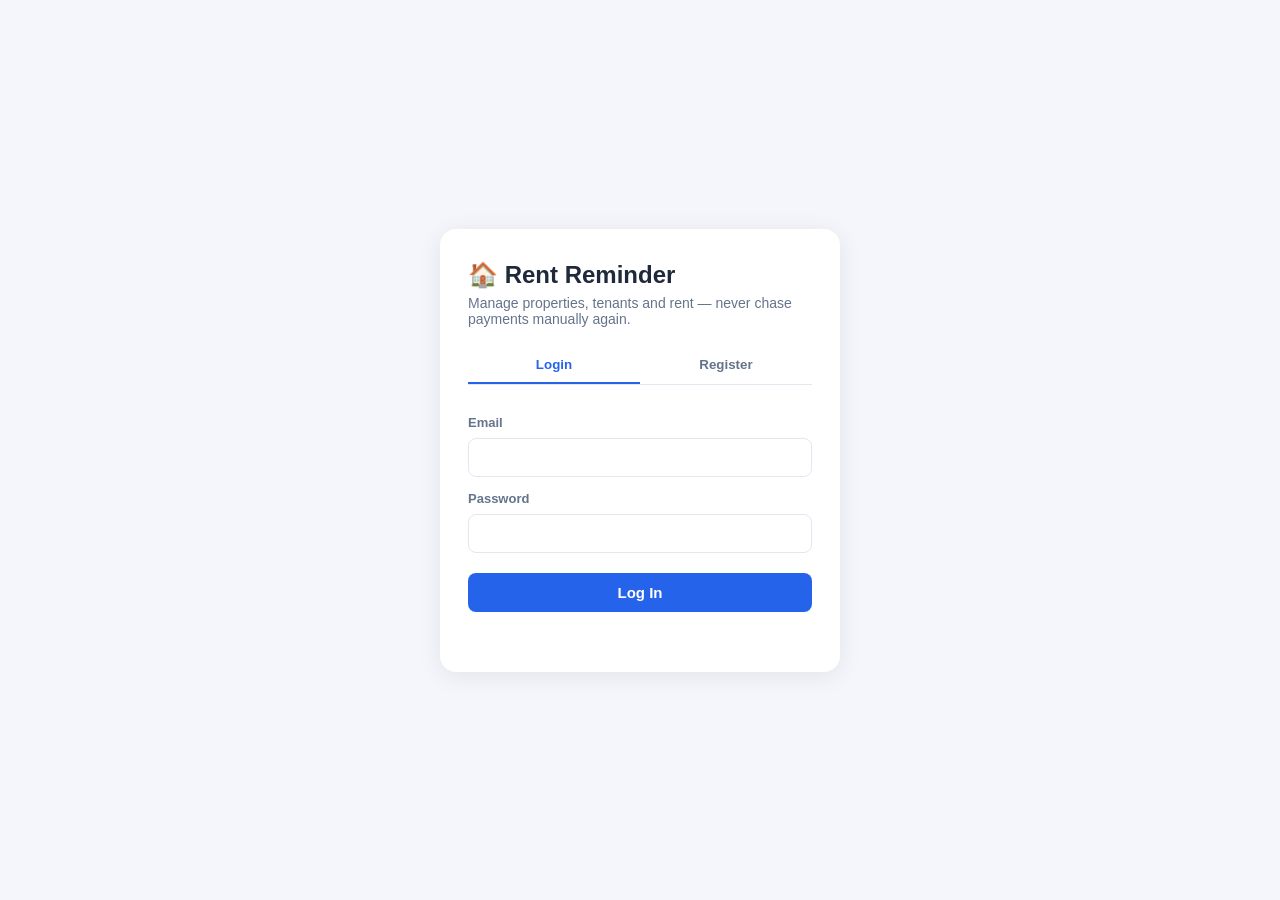
<file: index.html>
<!DOCTYPE html>
<html lang="en">
<head>
<meta charset="UTF-8">
<meta name="viewport" content="width=device-width, initial-scale=1.0">
<title>Rent Reminder System — Login</title>
<link rel="stylesheet" href="style.css">
</head>
<body>
  <div class="auth-container">
    <div class="auth-card">
      <h1>🏠 Rent Reminder</h1>
      <p class="subtitle">Manage properties, tenants and rent — never chase payments manually again.</p>

      <div class="tabs">
        <button class="tab-btn active" data-tab="login">Login</button>
        <button class="tab-btn" data-tab="register">Register</button>
      </div>

      <form id="login-form" class="tab-panel active">
        <label>Email</label>
        <input type="email" id="login-email" required>
        <label>Password</label>
        <input type="password" id="login-password" required>
        <button type="submit">Log In</button>
        <p class="error" id="login-error"></p>
      </form>

      <form id="register-form" class="tab-panel">
        <label>Full Name</label>
        <input type="text" id="register-name" required>
        <label>Email</label>
        <input type="email" id="register-email" required>
        <label>Password</label>
        <input type="password" id="register-password" required minlength="6">
        <button type="submit">Create Account</button>
        <p class="error" id="register-error"></p>
      </form>
    </div>
  </div>

  <script src="api.js"></script>
  <script src="auth.js"></script>
</body>
</html>
</file>
<file: style.css>
:root {
  --primary: #2563eb;
  --primary-dark: #1d4ed8;
  --danger: #dc2626;
  --warning: #d97706;
  --success: #16a34a;
  --bg: #f4f6fb;
  --card: #ffffff;
  --border: #e2e8f0;
  --text: #1e293b;
  --text-light: #64748b;
}

* { box-sizing: border-box; margin: 0; padding: 0; }

body {
  font-family: -apple-system, BlinkMacSystemFont, "Segoe UI", Roboto, sans-serif;
  background: var(--bg);
  color: var(--text);
}

.auth-container {
  min-height: 100vh;
  display: flex;
  align-items: center;
  justify-content: center;
  padding: 20px;
}
.auth-card {
  background: var(--card);
  padding: 32px 28px;
  border-radius: 16px;
  box-shadow: 0 4px 24px rgba(0,0,0,0.08);
  width: 100%;
  max-width: 400px;
}
.auth-card h1 { font-size: 24px; margin-bottom: 6px; }
.subtitle { color: var(--text-light); font-size: 14px; margin-bottom: 20px; }

.tabs { display: flex; margin-bottom: 20px; border-bottom: 1px solid var(--border); }
.tab-btn {
  flex: 1; padding: 10px; background: none; border: none; cursor: pointer;
  font-weight: 600; color: var(--text-light); border-bottom: 2px solid transparent;
}
.tab-btn.active { color: var(--primary); border-bottom-color: var(--primary); }

.tab-panel { display: none; flex-direction: column; gap: 4px; }
.tab-panel.active { display: flex; }

label { font-size: 13px; font-weight: 600; margin-top: 10px; color: var(--text-light); }
input, select {
  padding: 10px 12px; border: 1px solid var(--border); border-radius: 8px;
  font-size: 15px; margin-top: 4px;
}
button[type="submit"], .add-btn {
  margin-top: 16px; padding: 11px; background: var(--primary); color: white;
  border: none; border-radius: 8px; font-weight: 600; cursor: pointer; font-size: 15px;
}
button[type="submit"]:hover, .add-btn:hover { background: var(--primary-dark); }
.error { color: var(--danger); font-size: 13px; margin-top: 8px; min-height: 16px; }

.navbar {
  display: flex; align-items: center; justify-content: space-between;
  background: var(--card); padding: 14px 20px; box-shadow: 0 1px 4px rgba(0,0,0,0.06);
  position: sticky; top: 0; z-index: 10;
}
.brand { font-weight: 700; font-size: 18px; }
#user-name { color: var(--text-light); font-size: 14px; }
#logout-btn {
  background: none; border: 1px solid var(--border); padding: 6px 14px;
  border-radius: 6px; cursor: pointer; font-size: 13px;
}

.dashboard { padding: 20px; max-width: 900px; margin: 0 auto; }

.stats-grid {
  display: grid; grid-template-columns: repeat(auto-fit, minmax(140px, 1fr));
  gap: 12px; margin-bottom: 24px;
}
.stat-card {
  background: var(--card); padding: 16px; border-radius: 12px;
  box-shadow: 0 1px 4px rgba(0,0,0,0.06);
}
.stat-card .value { font-size: 24px; font-weight: 700; }
.stat-card .label { font-size: 12px; color: var(--text-light); margin-top: 2px; }
.stat-card.overdue .value { color: var(--danger); }
.stat-card.paid .value { color: var(--success); }

.panel {
  background: var(--card); border-radius: 12px; padding: 18px;
  margin-bottom: 20px; box-shadow: 0 1px 4px rgba(0,0,0,0.06);
}
.panel-header {
  display: flex; align-items: center; justify-content: space-between;
  flex-wrap: wrap; gap: 10px; margin-bottom: 14px;
}
.panel-header h2 { font-size: 17px; }
.header-actions { display: flex; gap: 8px; }
#tenant-search, #payment-filter {
  padding: 8px 10px; border: 1px solid var(--border); border-radius: 6px; font-size: 13px;
}
.add-btn { margin-top: 0; padding: 8px 14px; font-size: 13px; white-space: nowrap; }

.card-list { display: flex; flex-direction: column; gap: 10px; }
.item-card {
  border: 1px solid var(--border); border-radius: 10px; padding: 12px 14px;
  display: flex; justify-content: space-between; align-items: center; gap: 10px; flex-wrap: wrap;
}
.item-card .main-info { font-weight: 600; font-size: 14px; }
.item-card .sub-info { font-size: 12px; color: var(--text-light); margin-top: 2px; }
.badge {
  font-size: 11px; font-weight: 700; padding: 3px 9px; border-radius: 20px; text-transform: uppercase;
}
.badge.paid { background: #dcfce7; color: var(--success); }
.badge.unpaid { background: #fef3c7; color: var(--warning); }
.badge.overdue { background: #fee2e2; color: var(--danger); }
.badge.partial { background: #dbeafe; color: var(--primary); }
.mark-paid-btn {
  background: var(--success); color: white; border: none; padding: 6px 12px;
  border-radius: 6px; font-size: 12px; cursor: pointer; font-weight: 600;
}
.empty-state { color: var(--text-light); font-size: 13px; padding: 12px 0; }

.modal {
  display: none; position: fixed; inset: 0; background: rgba(0,0,0,0.4);
  align-items: center; justify-content: center; z-index: 100; padding: 16px;
}
.modal.open { display: flex; }
.modal-content {
  background: var(--card); border-radius: 12px; padding: 24px; width: 100%; max-width: 420px;
  max-height: 90vh; overflow-y: auto;
}
.modal-content h3 { margin-bottom: 14px; }
.modal-content form { display: flex; flex-direction: column; }
.modal-actions { display: flex; gap: 10px; margin-top: 18px; }
.cancel-btn {
  flex: 1; background: #f1f5f9; color: var(--text); border: none; padding: 10px;
  border-radius: 8px; cursor: pointer; font-weight: 600;
}
.modal-actions button[type="submit"] { flex: 1; margin-top: 0; }
</file>
